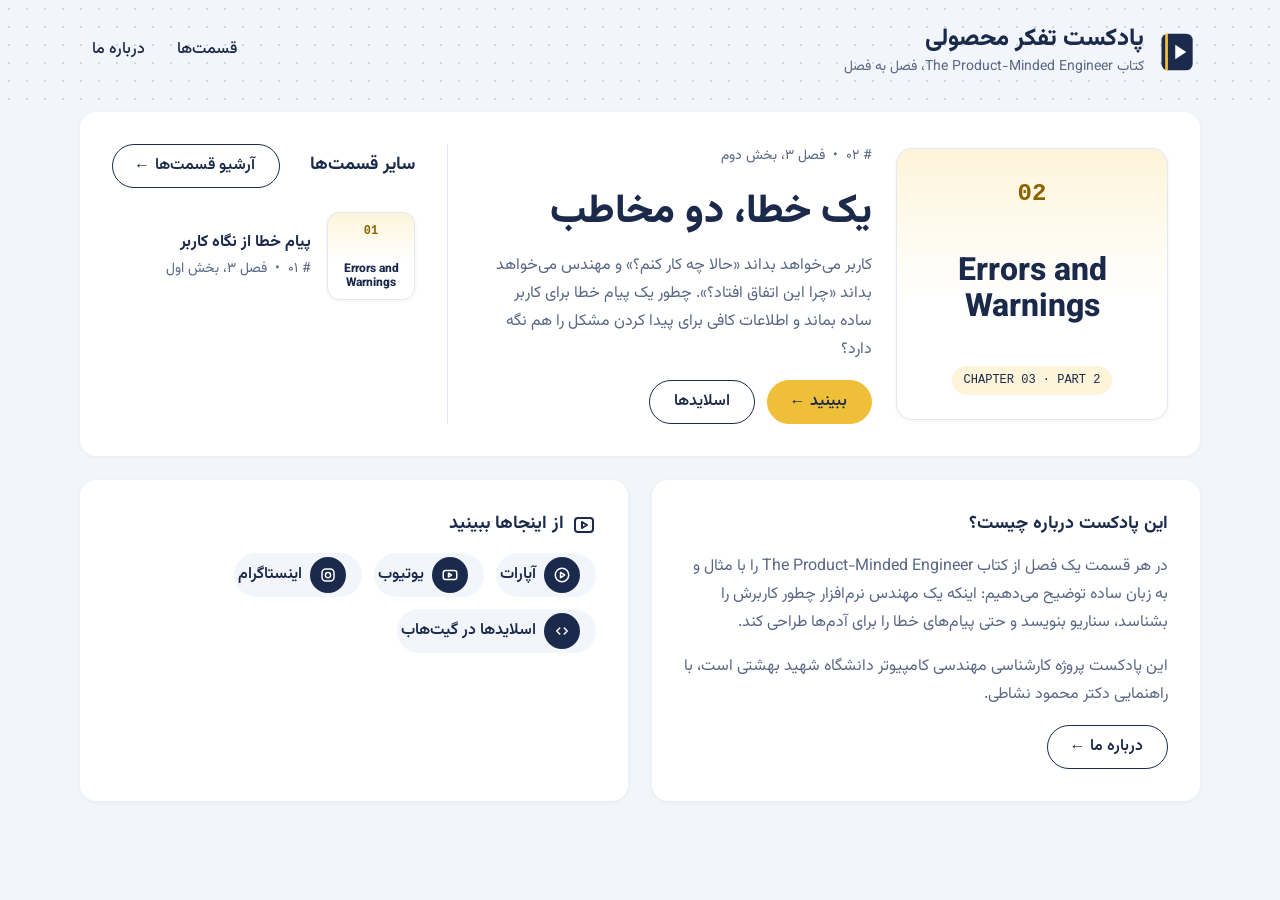
<file: index.html>
<!DOCTYPE html>
<!-- lang="fa" یعنی زبان صفحه فارسی است؛ dir="rtl" یعنی متن از راست به چپ نوشته می‌شود -->
<html lang="fa" dir="rtl">
<head>
  <meta charset="UTF-8">
  <!-- این خط باعث می‌شود صفحه روی موبایل در اندازه درست نمایش داده شود، نه کوچک‌شده -->
  <meta name="viewport" content="width=device-width, initial-scale=1">
  <title>پادکست تفکر محصولی</title>
  <meta name="description" content="پادکست تصویری فارسی درباره کتاب The Product-Minded Engineer؛ پروژه کارشناسی مهندسی کامپیوتر دانشگاه شهید بهشتی.">
  <!-- فونت را زودتر از بقیه شروع به دانلود کن تا متن کمتر با فونت دیگری دیده شود -->
  <link rel="preload" href="fonts/Vazirmatn-Variable.woff2" as="font" type="font/woff2" crossorigin>
  <!-- فایل استایل مشترک همه صفحه‌ها -->
  <link rel="stylesheet" href="css/style.css">
</head>
<body>

  <!-- لینک پرش به محتوا: فقط با کلید Tab دیده می‌شود (برای کاربران کیبورد) -->
  <a class="skip-link" href="#content">پرش به محتوای اصلی</a>

  <!-- ========== سربرگ: نشان سایت و منوی اصلی (در همه صفحه‌ها یکسان است) ========== -->
  <header class="site-header">
    <div class="page">
      <a class="brand" href="index.html">
        <!-- آیکون سایت: دفترچه با علامت پخش، با SVG کشیده شده (رنگ‌هایش از style.css) -->
        <svg class="brand-icon" viewBox="0 0 48 48" aria-hidden="true">
          <rect class="icon-body" x="6" y="4" width="34" height="40" rx="7"/>
          <rect class="icon-spine" x="10" y="4" width="3" height="40"/>
          <path class="icon-play" d="M21 16 L33 24 L21 32 Z"/>
        </svg>
        <span>
          <span class="brand-name">پادکست تفکر محصولی</span>
          <span class="brand-tagline">کتاب <span class="book-name" lang="en" dir="ltr">The Product-Minded Engineer</span>، <span class="nowrap">فصل به فصل</span></span>
        </span>
      </a>
      <nav class="site-nav" aria-label="منوی اصلی">
        <ul>
          <li><a href="episodes.html">قسمت‌ها</a></li>
          <li><a href="about.html">درباره ما</a></li>
        </ul>
      </nav>
    </div>
  </header>

  <!-- id="content" مقصد لینک «پرش به محتوا» است -->
  <main class="page" id="content">

    <!-- ========== کارت اصلی: تازه‌ترین قسمت (راست) و سایر قسمت‌ها (چپ) ========== -->
    <section class="card hero">

      <!-- ---- تازه‌ترین قسمت ----
           وقتی قسمت جدیدی منتشر شد، محتوای این بخش را با قسمت جدید عوض کنید. -->
      <article class="latest" aria-labelledby="latest-title">
        <!-- جلد قسمت (با CSS ساخته شده، بدون عکس) -->
        <a class="cover" href="episodes/ep02.html" aria-hidden="true" tabindex="-1">
          <span class="cover-number">02</span>
          <span class="cover-title">Errors and Warnings</span>
          <span class="cover-chapter">CHAPTER 03 · PART 2</span>
        </a>

        <div>
          <p class="episode-meta">
            # ۰۲<span class="meta-dot">•</span>فصل ۳، بخش دوم
          </p>
          <h1 class="latest-title" id="latest-title">یک خطا، دو مخاطب</h1>
          <p class="latest-summary">
            کاربر می‌خواهد بداند «حالا چه کار کنم؟» و مهندس می‌خواهد بداند «چرا این اتفاق افتاد؟».
            چطور یک پیام خطا برای کاربر ساده بماند و اطلاعات کافی برای پیدا کردن مشکل را هم نگه دارد؟
          </p>
          <div class="action-row">
            <a class="button button-primary" href="episodes/ep02.html">ببینید <span class="arrow">←</span></a>
            <a class="button" href="slides/chapter3_part2.pdf">اسلایدها</a>
          </div>
        </div>
      </article>

      <!-- ---- سایر قسمت‌ها ----
           هر قسمت یک <li> است. برای قسمت تازه، یک <li> به بالای فهرست اضافه کنید. -->
      <aside class="other-episodes" aria-labelledby="others-title">
        <div class="other-episodes-head">
          <h2 id="others-title">سایر قسمت‌ها</h2>
          <a class="button" href="episodes.html">آرشیو قسمت‌ها <span class="arrow">←</span></a>
        </div>
        <ul class="episode-list">
          <li class="episode-row">
            <a href="episodes/ep01.html">
              <span class="cover cover-small" aria-hidden="true">
                <span class="cover-number">01</span>
                <span class="cover-title">Errors and Warnings</span>
              </span>
              <span>
                <span class="episode-row-title">پیام خطا از نگاه کاربر</span>
                <span class="episode-meta"># ۰۱<span class="meta-dot">•</span>فصل ۳، بخش اول</span>
              </span>
            </a>
          </li>
        </ul>
      </aside>

    </section>

    <!-- ========== ردیف پایین: کجا ببینیم + معرفی کوتاه ========== -->
    <div class="home-bottom">

      <!-- ---- معرفی کوتاه پادکست ---- -->
      <section class="card home-about" aria-labelledby="about-title">
        <h2 class="card-title" id="about-title">این پادکست درباره چیست؟</h2>
        <p>
          در هر قسمت یک فصل از کتاب
          <span class="book-name" lang="en" dir="ltr">The Product-Minded Engineer</span>
          را با مثال و به زبان ساده توضیح می‌دهیم:
          اینکه یک مهندس نرم‌افزار چطور کاربرش را بشناسد، سناریو بنویسد و حتی پیام‌های خطا را برای آدم‌ها طراحی کند.
        </p>
        <p>
          این پادکست پروژه کارشناسی مهندسی کامپیوتر دانشگاه شهید بهشتی است، با راهنمایی دکتر محمود نشاطی.
        </p>
        <a class="button" href="about.html">درباره ما <span class="arrow">←</span></a>
      </section>

      <!-- کجا ببینیم: آیکون‌ها با SVG کشیده شده‌اند. برای عوض کردن آدرس هر کانال، href همان خط را عوض کنید. -->
      <section class="card" aria-labelledby="watch-title">
        <h2 class="card-title" id="watch-title">
          <svg class="icon" viewBox="0 0 24 24" aria-hidden="true"><rect x="3" y="5" width="18" height="14" rx="3"/><path d="M10 9 L15 12 L10 15 Z"/></svg>
          از اینجاها ببینید
        </h2>
        <ul class="platform-list">
          <li>
            <a class="platform" href="https://www.aparat.com/mavaratech.com">
              <span class="platform-icon"><svg class="icon" viewBox="0 0 24 24" aria-hidden="true"><circle cx="12" cy="12" r="9"/><path d="M10 8.5 L15.5 12 L10 15.5 Z"/></svg></span>
              آپارات
            </a>
          </li>
          <li>
            <a class="platform" href="https://www.youtube.com/@Mavaratechcorp">
              <span class="platform-icon"><svg class="icon" viewBox="0 0 24 24" aria-hidden="true"><rect x="3" y="6" width="18" height="12" rx="3"/><path d="M10 9.5 L14 12 L10 14.5 Z"/></svg></span>
              یوتیوب
            </a>
          </li>
          <li>
            <a class="platform" href="https://www.instagram.com/product_minded_engineer/">
              <span class="platform-icon"><svg class="icon" viewBox="0 0 24 24" aria-hidden="true"><rect x="4" y="4" width="16" height="16" rx="5"/><circle cx="12" cy="12" r="3.5"/></svg></span>
              اینستاگرام
            </a>
          </li>
          <li>
            <a class="platform" href="https://github.com/hastimoeini/Product-Minded-Engineer">
              <span class="platform-icon"><svg class="icon" viewBox="0 0 24 24" aria-hidden="true"><path d="M9 8 L5 12 L9 16 M15 8 L19 12 L15 16"/></svg></span>
              اسلایدها در گیت‌هاب
            </a>
          </li>
        </ul>
      </section>

    </div>

  </main>

</body>
</html>
</file>
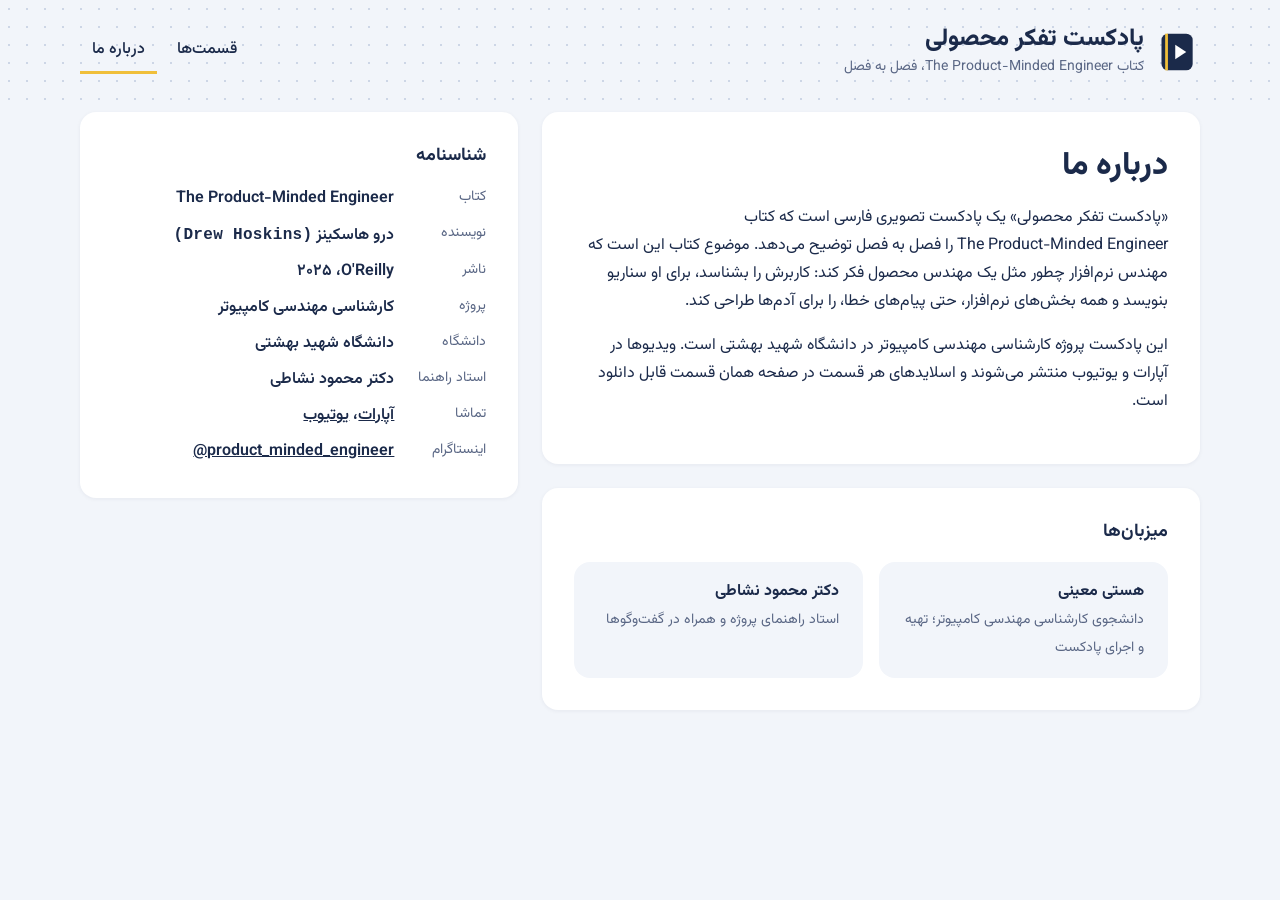
<file: about.html>
<!DOCTYPE html>
<html lang="fa" dir="rtl">
<head>
  <meta charset="UTF-8">
  <meta name="viewport" content="width=device-width, initial-scale=1">
  <title>درباره ما | پادکست تفکر محصولی</title>
  <meta name="description" content="درباره پادکست تفکر محصولی، میزبان‌ها، کتاب The Product-Minded Engineer و پروژه کارشناسی.">
  <!-- فونت را زودتر از بقیه شروع به دانلود کن -->
  <link rel="preload" href="fonts/Vazirmatn-Variable.woff2" as="font" type="font/woff2" crossorigin>
  <link rel="stylesheet" href="css/style.css">
</head>
<body>

  <!-- لینک پرش به محتوا: فقط با کلید Tab دیده می‌شود -->
  <a class="skip-link" href="#content">پرش به محتوای اصلی</a>

  <!-- ========== سربرگ (مثل همه صفحه‌ها) ========== -->
  <header class="site-header">
    <div class="page">
      <a class="brand" href="index.html">
        <svg class="brand-icon" viewBox="0 0 48 48" aria-hidden="true">
          <rect class="icon-body" x="6" y="4" width="34" height="40" rx="7"/>
          <rect class="icon-spine" x="10" y="4" width="3" height="40"/>
          <path class="icon-play" d="M21 16 L33 24 L21 32 Z"/>
        </svg>
        <span>
          <span class="brand-name">پادکست تفکر محصولی</span>
          <span class="brand-tagline">کتاب <span class="book-name" lang="en" dir="ltr">The Product-Minded Engineer</span>، <span class="nowrap">فصل به فصل</span></span>
        </span>
      </a>
      <nav class="site-nav" aria-label="منوی اصلی">
        <ul>
          <li><a href="episodes.html">قسمت‌ها</a></li>
          <!-- aria-current="page" یعنی الان در همین صفحه هستیم؛ زیرش خط خردلی می‌خورد -->
          <li><a href="about.html" aria-current="page">درباره ما</a></li>
        </ul>
      </nav>
    </div>
  </header>

  <main class="page" id="content">
    <div class="about-grid">

      <!-- ========== ستون اصلی: درباره پادکست و میزبان‌ها ========== -->
      <div class="about-main">

        <section class="card">
          <h1 class="page-title">درباره ما</h1>
          <p>
            «پادکست تفکر محصولی» یک پادکست تصویری فارسی است که کتاب
            <span class="book-name" lang="en" dir="ltr">The Product-Minded Engineer</span>
            را فصل به فصل توضیح می‌دهد.
            موضوع کتاب این است که مهندس نرم‌افزار چطور مثل یک مهندس محصول فکر کند:
            کاربرش را بشناسد، برای او سناریو بنویسد و همه بخش‌های نرم‌افزار، حتی پیام‌های خطا، را برای آدم‌ها طراحی کند.
          </p>
          <p>
            این پادکست پروژه کارشناسی مهندسی کامپیوتر در دانشگاه شهید بهشتی است.
            ویدیوها در آپارات و یوتیوب منتشر می‌شوند و اسلایدهای هر قسمت در صفحه همان قسمت قابل دانلود است.
          </p>
        </section>

        <!-- ---- میزبان‌ها ---- -->
        <section class="card" aria-labelledby="hosts-title">
          <h2 class="card-title" id="hosts-title">میزبان‌ها</h2>
          <ul class="host-list">
            <li class="host">
              <span class="host-name">هستی معینی</span>
              <span class="host-role">دانشجوی کارشناسی مهندسی کامپیوتر؛ تهیه و اجرای پادکست</span>
            </li>
            <li class="host">
              <span class="host-name">دکتر محمود نشاطی</span>
              <span class="host-role">استاد راهنمای پروژه و همراه در گفت‌وگوها</span>
            </li>
          </ul>
        </section>

      </div>

      <!-- ========== ستون کناری: شناسنامه کتاب و پروژه ==========
           dl یعنی «فهرست تعریف»: هر dt یک عنوان و هر dd مقدار آن است. -->
      <section class="card" aria-labelledby="spec-title">
        <h2 class="card-title" id="spec-title">شناسنامه</h2>
        <dl class="spec-list">
          <dt>کتاب</dt>
          <dd><span class="book-name" lang="en" dir="ltr">The Product-Minded Engineer</span></dd>
          <dt>نویسنده</dt>
          <dd>درو هاسکینز <span class="label-en" lang="en" dir="ltr">(Drew Hoskins)</span></dd>
          <dt>ناشر</dt>
          <dd><span lang="en" dir="ltr">O'Reilly</span>، ۲۰۲۵</dd>
          <dt>پروژه</dt>
          <dd>کارشناسی مهندسی کامپیوتر</dd>
          <dt>دانشگاه</dt>
          <dd>دانشگاه شهید بهشتی</dd>
          <dt>استاد راهنما</dt>
          <dd>دکتر محمود نشاطی</dd>
          <dt>تماشا</dt>
          <dd>
            <a href="https://www.aparat.com/mavaratech.com">آپارات</a>،
            <a href="https://www.youtube.com/@Mavaratechcorp">یوتیوب</a>
          </dd>
          <dt>اینستاگرام</dt>
          <dd><a href="https://www.instagram.com/product_minded_engineer/"><span lang="en" dir="ltr">@product_minded_engineer</span></a></dd>
        </dl>
      </section>

    </div>
  </main>

</body>
</html>
</file>
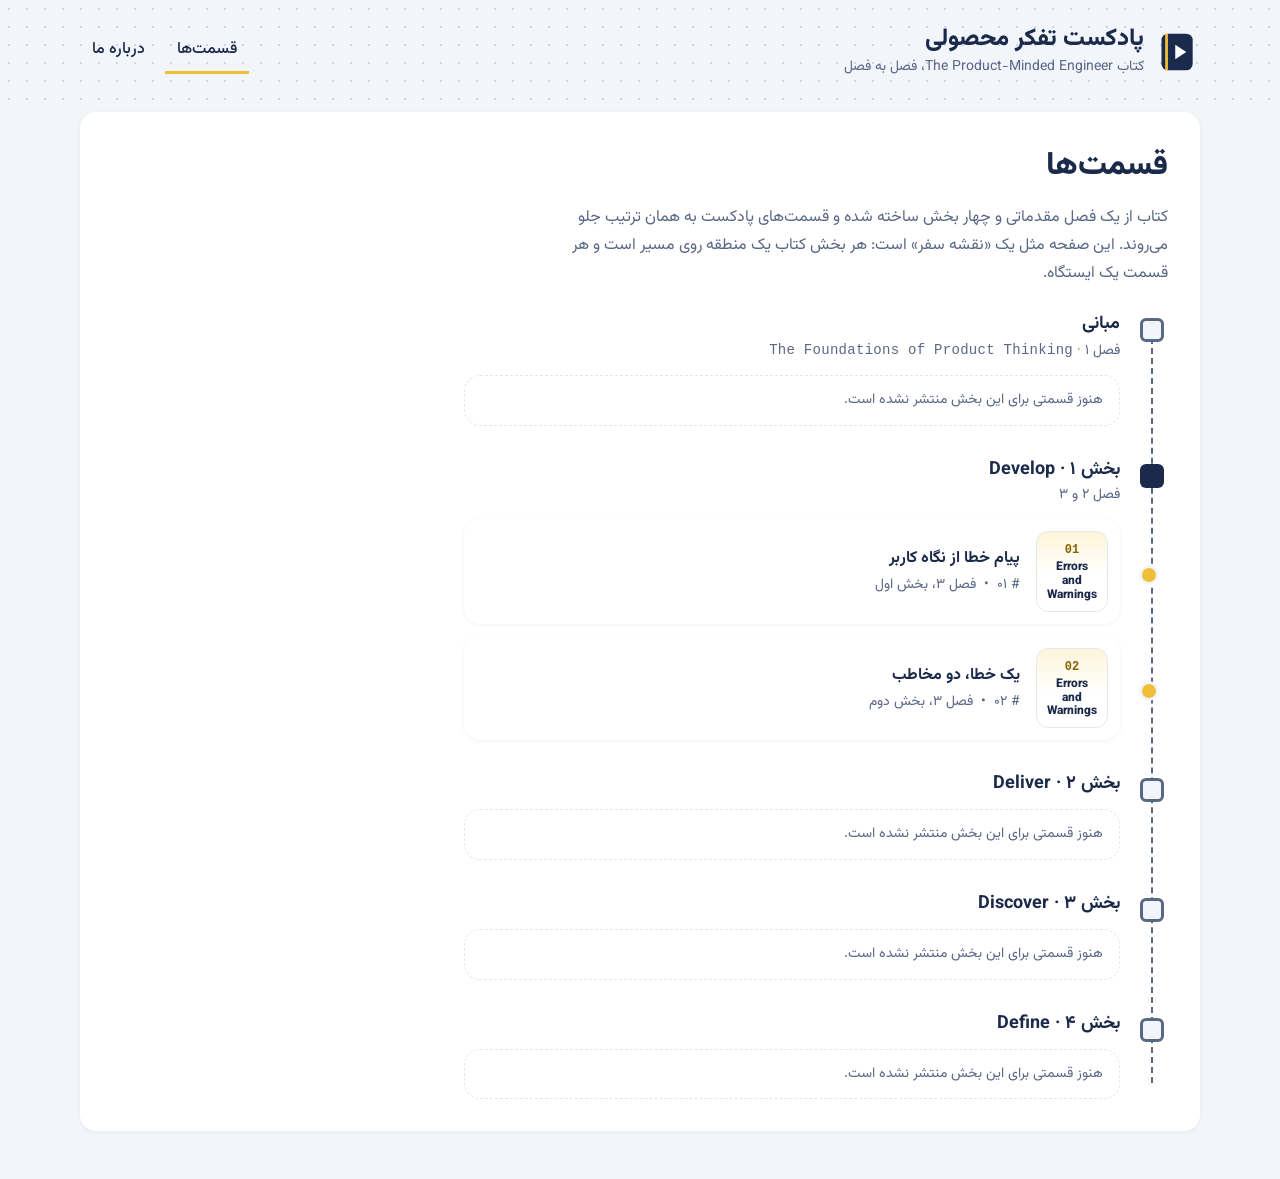
<file: episodes.html>
<!DOCTYPE html>
<html lang="fa" dir="rtl">
<head>
  <meta charset="UTF-8">
  <meta name="viewport" content="width=device-width, initial-scale=1">
  <title>قسمت‌ها | پادکست تفکر محصولی</title>
  <meta name="description" content="همه قسمت‌های پادکست تفکر محصولی، به ترتیب بخش‌های کتاب The Product-Minded Engineer.">
  <link rel="preload" href="fonts/Vazirmatn-Variable.woff2" as="font" type="font/woff2" crossorigin>
  <link rel="stylesheet" href="css/style.css">
</head>
<body>

  <a class="skip-link" href="#content">پرش به محتوای اصلی</a>

  <!-- ========== سربرگ (مثل همه صفحه‌ها) ========== -->
  <header class="site-header">
    <div class="page">
      <a class="brand" href="index.html">
        <svg class="brand-icon" viewBox="0 0 48 48" aria-hidden="true">
          <rect class="icon-body" x="6" y="4" width="34" height="40" rx="7"/>
          <rect class="icon-spine" x="10" y="4" width="3" height="40"/>
          <path class="icon-play" d="M21 16 L33 24 L21 32 Z"/>
        </svg>
        <span>
          <span class="brand-name">پادکست تفکر محصولی</span>
          <span class="brand-tagline">کتاب <span class="book-name" lang="en" dir="ltr">The Product-Minded Engineer</span>، <span class="nowrap">فصل به فصل</span></span>
        </span>
      </a>
      <nav class="site-nav" aria-label="منوی اصلی">
        <ul>
          <li><a href="episodes.html" aria-current="page">قسمت‌ها</a></li>
          <li><a href="about.html">درباره ما</a></li>
        </ul>
      </nav>
    </div>
  </header>

  <main class="page" id="content">
    <section class="card">
      <h1 class="page-title">قسمت‌ها</h1>
      <p class="journey-intro">
        کتاب از یک فصل مقدماتی و چهار بخش ساخته شده و قسمت‌های پادکست به همان ترتیب جلو می‌روند.
        این صفحه مثل یک «نقشه سفر» است: هر بخش کتاب یک منطقه روی مسیر است و هر قسمت یک ایستگاه.
      </p>

      <!-- نقشه سفر: هر بخش کتاب یک <li class="journey-part"> است. بخشی که هنوز قسمت ندارد کلاس is-upcoming دارد.
           برای قسمت جدید، یک <li class="station"> را داخل بخش درست کپی کنید
           و اگر آن بخش is-upcoming بود، آن کلاس را بردارید. -->
      <ol class="journey">

        <!-- ---- مبانی: فصل ۱ ---- -->
        <li class="journey-part is-upcoming">
          <span class="journey-part-marker" aria-hidden="true"></span>
          <div class="journey-part-head">
            <h2 class="journey-part-name">مبانی</h2>
            <span class="journey-part-chapters">فصل ۱ · <span class="label-en" lang="en" dir="ltr">The Foundations of Product Thinking</span></span>
          </div>
          <p class="journey-empty">هنوز قسمتی برای این بخش منتشر نشده است.</p>
        </li>

        <!-- ---- بخش ۱: Develop (فصل ۲ و ۳) ---- -->
        <li class="journey-part">
          <span class="journey-part-marker" aria-hidden="true"></span>
          <div class="journey-part-head">
            <h2 class="journey-part-name">بخش ۱ · <span lang="en" dir="ltr">Develop</span></h2>
            <span class="journey-part-chapters">فصل ۲ و ۳</span>
          </div>
          <ul class="station-list">
            <li class="station">
              <a href="episodes/ep01.html">
                <span class="cover cover-small" aria-hidden="true">
                  <span class="cover-number">01</span>
                  <span class="cover-title">Errors and Warnings</span>
                </span>
                <span>
                  <span class="episode-row-title">پیام خطا از نگاه کاربر</span>
                  <span class="episode-meta"># ۰۱<span class="meta-dot">•</span>فصل ۳، بخش اول</span>
                </span>
              </a>
            </li>
            <li class="station">
              <a href="episodes/ep02.html">
                <span class="cover cover-small" aria-hidden="true">
                  <span class="cover-number">02</span>
                  <span class="cover-title">Errors and Warnings</span>
                </span>
                <span>
                  <span class="episode-row-title">یک خطا، دو مخاطب</span>
                  <span class="episode-meta"># ۰۲<span class="meta-dot">•</span>فصل ۳، بخش دوم</span>
                </span>
              </a>
            </li>
          </ul>
        </li>

        <!-- ---- بخش ۲: Deliver ---- -->
        <li class="journey-part is-upcoming">
          <span class="journey-part-marker" aria-hidden="true"></span>
          <div class="journey-part-head">
            <h2 class="journey-part-name">بخش ۲ · <span lang="en" dir="ltr">Deliver</span></h2>
          </div>
          <p class="journey-empty">هنوز قسمتی برای این بخش منتشر نشده است.</p>
        </li>

        <!-- ---- بخش ۳: Discover ---- -->
        <li class="journey-part is-upcoming">
          <span class="journey-part-marker" aria-hidden="true"></span>
          <div class="journey-part-head">
            <h2 class="journey-part-name">بخش ۳ · <span lang="en" dir="ltr">Discover</span></h2>
          </div>
          <p class="journey-empty">هنوز قسمتی برای این بخش منتشر نشده است.</p>
        </li>

        <!-- ---- بخش ۴: Define ---- -->
        <li class="journey-part is-upcoming">
          <span class="journey-part-marker" aria-hidden="true"></span>
          <div class="journey-part-head">
            <h2 class="journey-part-name">بخش ۴ · <span lang="en" dir="ltr">Define</span></h2>
          </div>
          <p class="journey-empty">هنوز قسمتی برای این بخش منتشر نشده است.</p>
        </li>

      </ol>
    </section>
  </main>

</body>
</html>
</file>
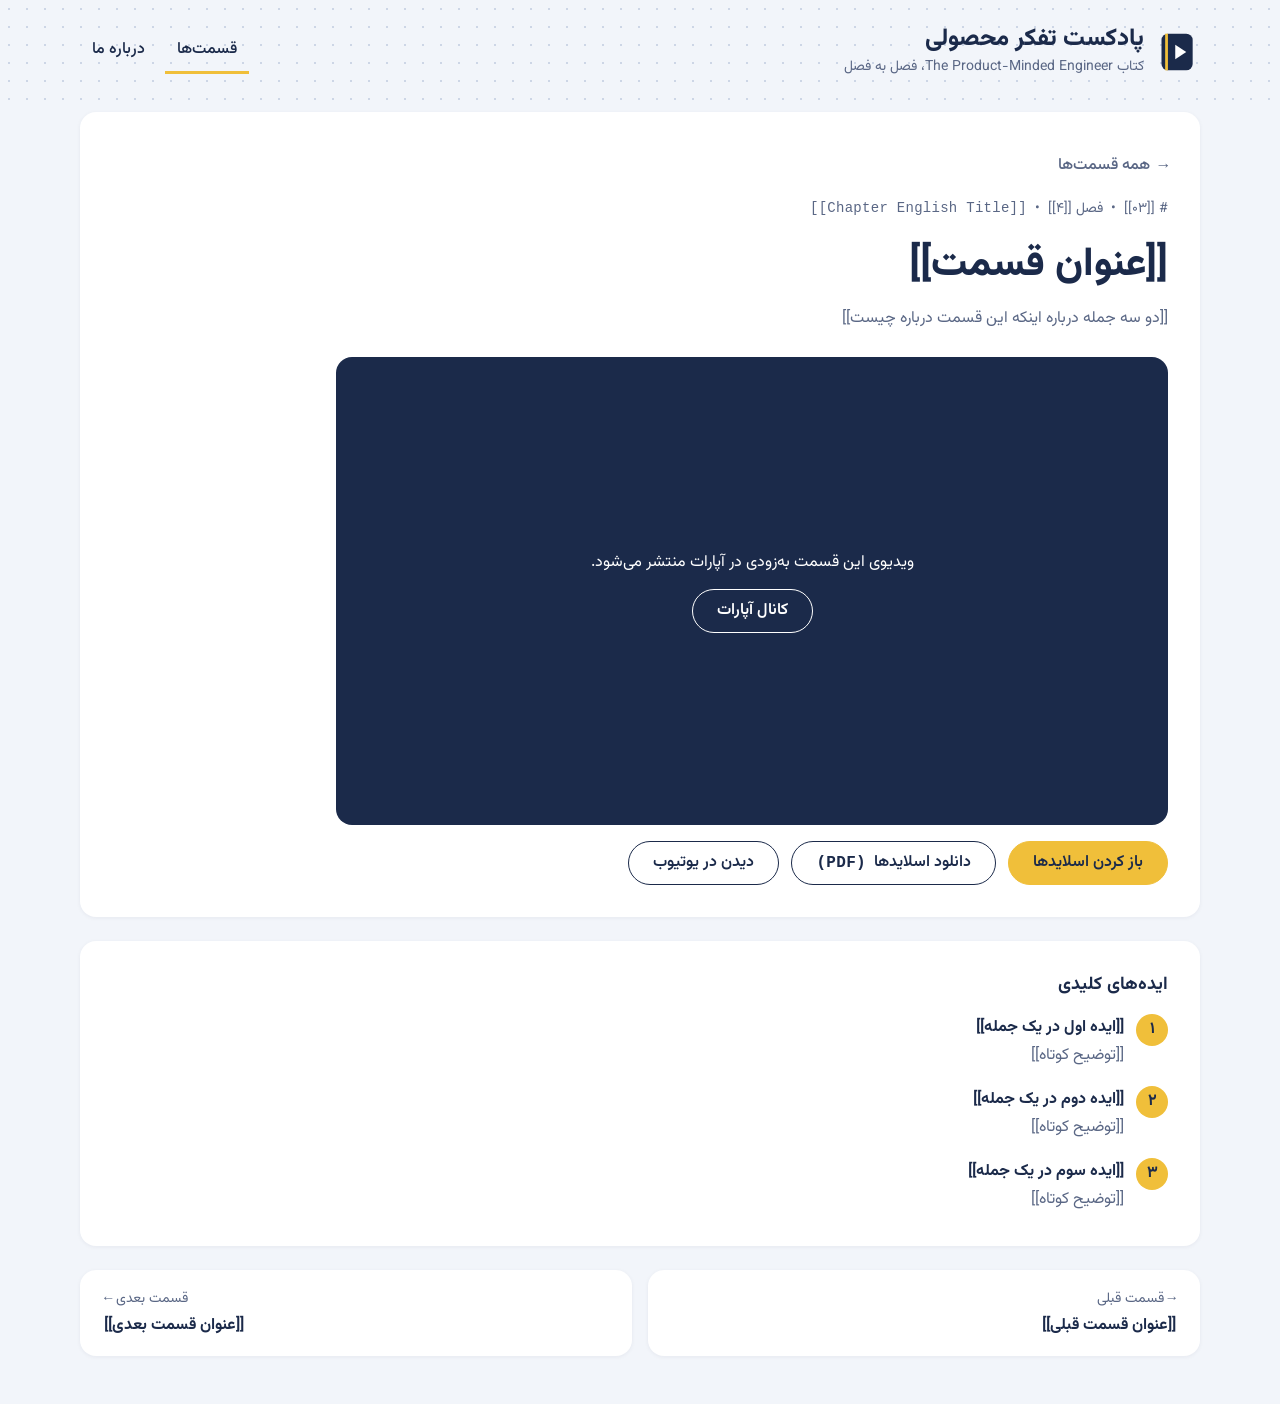
<file: episodes/_template.html>
<!DOCTYPE html>
<!--
  الگوی صفحه یک قسمت
  ۱. این فایل را کپی کنید و اسمش را بگذارید epXX.html (مثلاً ep03.html) در همین پوشه.
  ۲. هر جا [[...]] هست، متن را با اطلاعات قسمت عوض کنید (خود [[ ]] را هم پاک کنید).
  ۳. در قسمت قبلی، لینک «قسمت بعدی» را به این صفحه وصل کنید.
  ۴. قسمت را به episodes.html و index.html اضافه کنید.
  این فایل با _ شروع می‌شود و Jekyll (که GitHub Pages با آن سایت را می‌سازد) آن را منتشر نمی‌کند.
-->
<html lang="fa" dir="rtl">
<head>
  <meta charset="UTF-8">
  <meta name="viewport" content="width=device-width, initial-scale=1">
  <!-- [[عنوان قسمت]] را بنویسید -->
  <title>[[عنوان قسمت]] | پادکست تفکر محصولی</title>
  <meta name="description" content="[[یک جمله درباره این قسمت]]">
  <!-- این صفحه داخل پوشه episodes است؛ پس با ../ یک پوشه بالاتر می‌رویم تا به css و fonts برسیم -->
  <link rel="preload" href="../fonts/Vazirmatn-Variable.woff2" as="font" type="font/woff2" crossorigin>
  <link rel="stylesheet" href="../css/style.css">
</head>
<body>

  <a class="skip-link" href="#content">پرش به محتوای اصلی</a>

  <!-- ========== سربرگ (مثل همه صفحه‌ها؛ لازم نیست تغییرش بدهید) ========== -->
  <header class="site-header">
    <div class="page">
      <a class="brand" href="../index.html">
        <svg class="brand-icon" viewBox="0 0 48 48" aria-hidden="true">
          <rect class="icon-body" x="6" y="4" width="34" height="40" rx="7"/>
          <rect class="icon-spine" x="10" y="4" width="3" height="40"/>
          <path class="icon-play" d="M21 16 L33 24 L21 32 Z"/>
        </svg>
        <span>
          <span class="brand-name">پادکست تفکر محصولی</span>
          <span class="brand-tagline">کتاب <span class="book-name" lang="en" dir="ltr">The Product-Minded Engineer</span>، <span class="nowrap">فصل به فصل</span></span>
        </span>
      </a>
      <nav class="site-nav" aria-label="منوی اصلی">
        <ul>
          <!-- صفحه قسمت زیرمجموعه «قسمت‌ها» است، پس همین لینک فعال نشان داده می‌شود -->
          <li><a href="../episodes.html" aria-current="page">قسمت‌ها</a></li>
          <li><a href="../about.html">درباره ما</a></li>
        </ul>
      </nav>
    </div>
  </header>

  <main class="page episode-page" id="content">

    <!-- ========== ۱. معرفی قسمت و ویدیو ========== -->
    <article class="card">
      <a class="back-link" href="../episodes.html"><span class="arrow">→</span> همه قسمت‌ها</a>

      <!-- برچسب: شماره قسمت، فصل و نام انگلیسی فصل -->
      <p class="episode-meta">
        # [[۰۳]]<span class="meta-dot">•</span>فصل [[۴]]<span class="meta-dot">•</span><span class="label-en" lang="en" dir="ltr">[[Chapter English Title]]</span>
      </p>
      <h1 class="episode-title">[[عنوان قسمت]]</h1>
      <p class="latest-summary">[[دو سه جمله درباره اینکه این قسمت درباره چیست]]</p>

      <!-- ویدیو (آپارات): وقتی منتشر شد، کد آخر آدرس را بردارید (مثلاً abc123 از aparat.com/v/abc123)
           و کل div.video-placeholder را با این عوض کنید:
           <iframe src="https://www.aparat.com/video/video/embed/videohash/[[کد ویدیو]]/vt/frame"
                   title="ویدیوی [[عنوان قسمت]] در آپارات" allowfullscreen loading="lazy"></iframe> -->
      <div class="video-frame">
        <div class="video-placeholder">
          <p>ویدیوی این قسمت به‌زودی در آپارات منتشر می‌شود.</p>
          <a class="button" href="https://www.aparat.com/mavaratech.com">کانال آپارات</a>
        </div>
      </div>

      <!-- دکمه‌ها: [[نام فایل اسلاید]] اسم PDF داخل پوشه slides است. اگر هنوز در یوتیوب نیست، آدرس کانال بماند. -->
      <div class="action-row">
        <a class="button button-primary" href="../slides/[[نام فایل اسلاید]]">باز کردن اسلایدها</a>
        <!-- download یعنی مرورگر به جای باز کردن، فایل را دانلود کند -->
        <a class="button" href="../slides/[[نام فایل اسلاید]]" download>دانلود اسلایدها <span class="label-en">(PDF)</span></a>
        <a class="button" href="[[لینک ویدیو در یوتیوب]]">دیدن در یوتیوب</a>
      </div>
    </article>

    <!-- ایده‌های کلیدی (۳ تا ۵ مورد): هر ایده یک <li> با <strong> و <p> است. شماره‌ها را CSS می‌گذارد. -->
    <section class="card" aria-labelledby="ideas-title">
      <h2 class="card-title" id="ideas-title">ایده‌های کلیدی</h2>
      <ol class="idea-list">
        <li>
          <div>
            <strong>[[ایده اول در یک جمله]]</strong>
            <p>[[توضیح کوتاه]]</p>
          </div>
        </li>
        <li>
          <div>
            <strong>[[ایده دوم در یک جمله]]</strong>
            <p>[[توضیح کوتاه]]</p>
          </div>
        </li>
        <li>
          <div>
            <strong>[[ایده سوم در یک جمله]]</strong>
            <p>[[توضیح کوتاه]]</p>
          </div>
        </li>
      </ol>
    </section>

    <!-- قسمت قبلی و بعدی: اگر اولین قسمت است لینک قبلی و اگر آخرین است لینک بعدی را پاک کنید. -->
    <nav class="pager" aria-label="قسمت قبلی و بعدی">
      <a class="pager-link" href="[[epقبلی.html]]">
        <span class="pager-label"><span class="arrow">→</span> قسمت قبلی</span>
        <span class="pager-title">[[عنوان قسمت قبلی]]</span>
      </a>
      <a class="pager-link pager-next" href="[[epبعدی.html]]">
        <span class="pager-label">قسمت بعدی <span class="arrow">←</span></span>
        <span class="pager-title">[[عنوان قسمت بعدی]]</span>
      </a>
    </nav>

  </main>

</body>
</html>
</file>
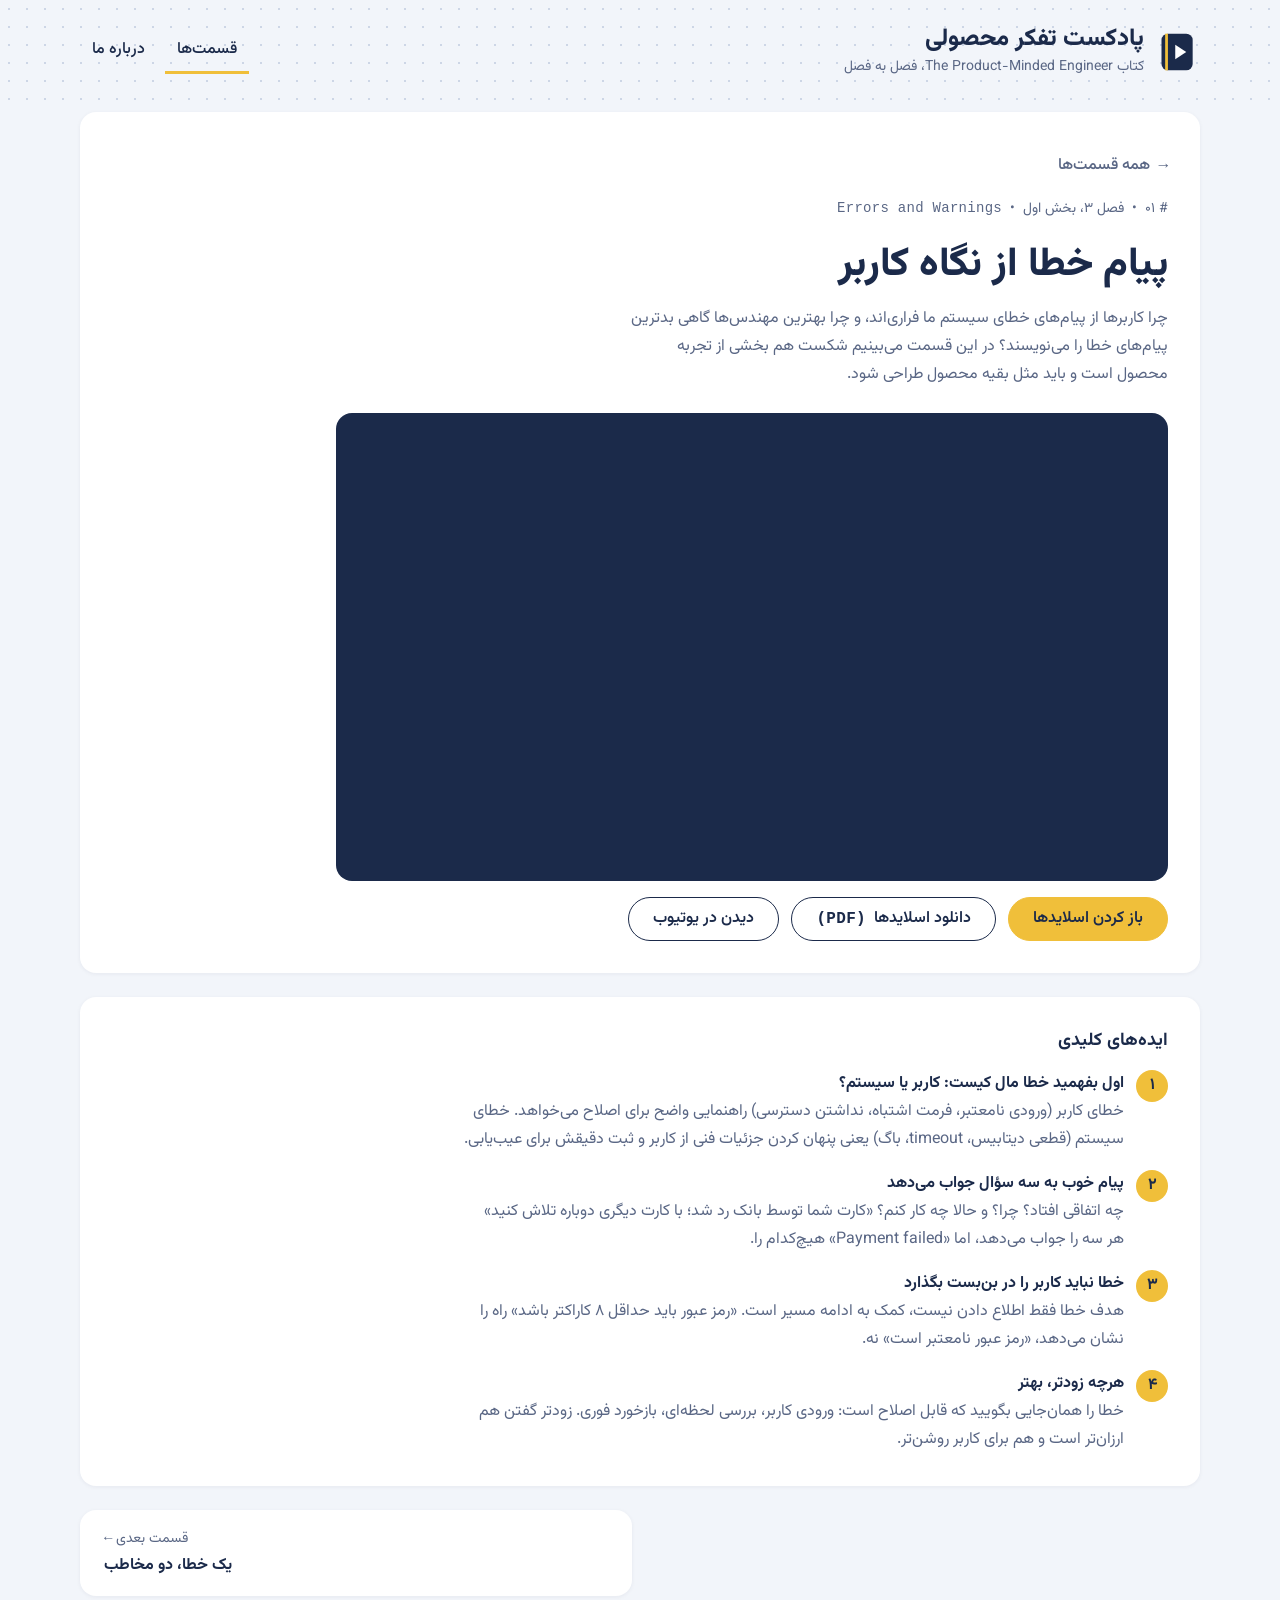
<file: episodes/ep01.html>
<!DOCTYPE html>
<!-- صفحه قسمت ۰۱ — ساخته‌شده از روی الگوی episodes/_template.html -->
<html lang="fa" dir="rtl">
<head>
  <meta charset="UTF-8">
  <meta name="viewport" content="width=device-width, initial-scale=1">
  <title>پیام خطا از نگاه کاربر | پادکست تفکر محصولی</title>
  <meta name="description" content="قسمت ۰۱: چرا کاربرها از پیام‌های خطا فراری‌اند و یک پیام خطای خوب چه ویژگی‌هایی دارد؟ فصل ۳ کتاب The Product-Minded Engineer.">
  <!-- این صفحه داخل پوشه episodes است؛ با ../ یک پوشه بالاتر می‌رویم -->
  <link rel="preload" href="../fonts/Vazirmatn-Variable.woff2" as="font" type="font/woff2" crossorigin>
  <link rel="stylesheet" href="../css/style.css">
</head>
<body>

  <a class="skip-link" href="#content">پرش به محتوای اصلی</a>

  <!-- ========== سربرگ (مثل همه صفحه‌ها) ========== -->
  <header class="site-header">
    <div class="page">
      <a class="brand" href="../index.html">
        <svg class="brand-icon" viewBox="0 0 48 48" aria-hidden="true">
          <rect class="icon-body" x="6" y="4" width="34" height="40" rx="7"/>
          <rect class="icon-spine" x="10" y="4" width="3" height="40"/>
          <path class="icon-play" d="M21 16 L33 24 L21 32 Z"/>
        </svg>
        <span>
          <span class="brand-name">پادکست تفکر محصولی</span>
          <span class="brand-tagline">کتاب <span class="book-name" lang="en" dir="ltr">The Product-Minded Engineer</span>، <span class="nowrap">فصل به فصل</span></span>
        </span>
      </a>
      <nav class="site-nav" aria-label="منوی اصلی">
        <ul>
          <li><a href="../episodes.html" aria-current="page">قسمت‌ها</a></li>
          <li><a href="../about.html">درباره ما</a></li>
        </ul>
      </nav>
    </div>
  </header>

  <main class="page episode-page" id="content">

    <!-- ========== ۱. معرفی قسمت و ویدیو ========== -->
    <article class="card">
      <a class="back-link" href="../episodes.html"><span class="arrow">→</span> همه قسمت‌ها</a>

      <p class="episode-meta">
        # ۰۱<span class="meta-dot">•</span>فصل ۳، بخش اول<span class="meta-dot">•</span><span class="label-en" lang="en" dir="ltr">Errors and Warnings</span>
      </p>
      <h1 class="episode-title">پیام خطا از نگاه کاربر</h1>
      <p class="latest-summary">
        چرا کاربرها از پیام‌های خطای سیستم ما فراری‌اند، و چرا بهترین مهندس‌ها گاهی بدترین پیام‌های خطا را می‌نویسند؟
        در این قسمت می‌بینیم شکست هم بخشی از تجربه محصول است و باید مثل بقیه محصول طراحی شود.
      </p>

      <!-- ویدیو با پخش‌کننده آپارات.
           آدرس ویدیو در آپارات: https://www.aparat.com/v/lmt0w1j ← کد ویدیو: lmt0w1j -->
      <div class="video-frame">
        <iframe src="https://www.aparat.com/video/video/embed/videohash/lmt0w1j/vt/frame"
                title="ویدیوی قسمت ۰۱، پیام خطا از نگاه کاربر، در آپارات"
                allowfullscreen loading="lazy"></iframe>
      </div>

      <div class="action-row">
        <a class="button button-primary" href="../slides/Chapter3-part1.pdf">باز کردن اسلایدها</a>
        <a class="button" href="../slides/Chapter3-part1.pdf" download>دانلود اسلایدها <span class="label-en">(PDF)</span></a>
        <a class="button" href="https://youtu.be/Cd2IlkqCJvw">دیدن در یوتیوب</a>
      </div>
    </article>

    <!-- ========== ۲. ایده‌های کلیدی ========== -->
    <section class="card" aria-labelledby="ideas-title">
      <h2 class="card-title" id="ideas-title">ایده‌های کلیدی</h2>
      <ol class="idea-list">
        <li>
          <div>
            <strong>اول بفهمید خطا مال کیست: کاربر یا سیستم؟</strong>
            <p>خطای کاربر (ورودی نامعتبر، فرمت اشتباه، نداشتن دسترسی) راهنمایی واضح برای اصلاح می‌خواهد. خطای سیستم (قطعی دیتابیس، timeout، باگ) یعنی پنهان کردن جزئیات فنی از کاربر و ثبت دقیقش برای عیب‌یابی.</p>
          </div>
        </li>
        <li>
          <div>
            <strong>پیام خوب به سه سؤال جواب می‌دهد</strong>
            <p>چه اتفاقی افتاد؟ چرا؟ و حالا چه کار کنم؟ «کارت شما توسط بانک رد شد؛ با کارت دیگری دوباره تلاش کنید» هر سه را جواب می‌دهد، اما <span lang="en" dir="ltr">«Payment failed»</span> هیچ‌کدام را.</p>
          </div>
        </li>
        <li>
          <div>
            <strong>خطا نباید کاربر را در بن‌بست بگذارد</strong>
            <p>هدف خطا فقط اطلاع دادن نیست، کمک به ادامه مسیر است. «رمز عبور باید حداقل ۸ کاراکتر باشد» راه را نشان می‌دهد، «رمز عبور نامعتبر است» نه.</p>
          </div>
        </li>
        <li>
          <div>
            <strong>هرچه زودتر، بهتر</strong>
            <p>خطا را همان‌جایی بگویید که قابل اصلاح است: ورودی کاربر، بررسی لحظه‌ای، بازخورد فوری. زودتر گفتن هم ارزان‌تر است و هم برای کاربر روشن‌تر.</p>
          </div>
        </li>
      </ol>
    </section>

    <!-- ========== ۳. قسمت قبلی و بعدی ==========
         این اولین قسمت است، پس فقط لینک «قسمت بعدی» دارد. -->
    <nav class="pager" aria-label="قسمت قبلی و بعدی">
      <a class="pager-link pager-next" href="ep02.html">
        <span class="pager-label">قسمت بعدی <span class="arrow">←</span></span>
        <span class="pager-title">یک خطا، دو مخاطب</span>
      </a>
    </nav>

  </main>

</body>
</html>
</file>
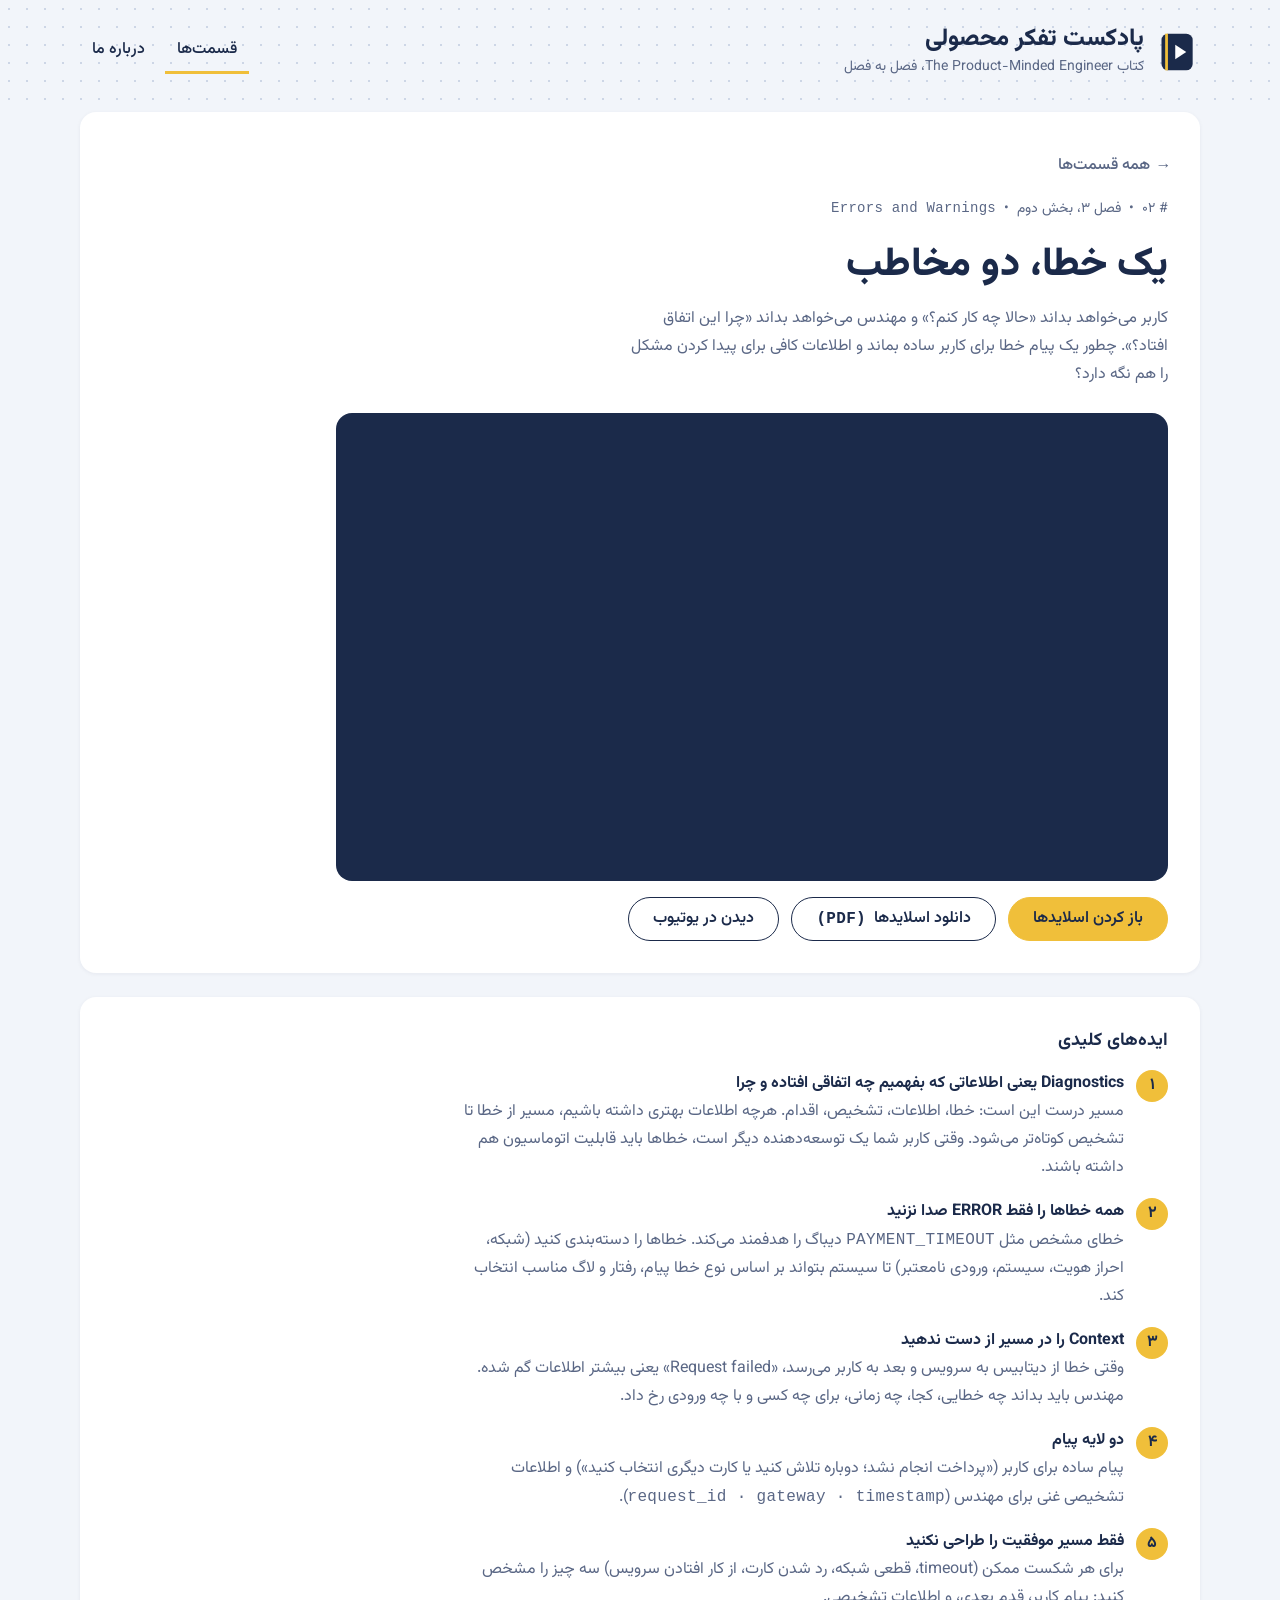
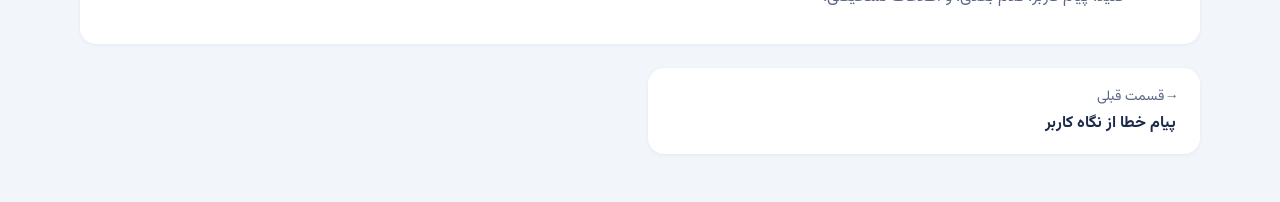
<file: episodes/ep02.html>
<!DOCTYPE html>
<!-- صفحه قسمت ۰۲ — ساخته‌شده از روی الگوی episodes/_template.html -->
<html lang="fa" dir="rtl">
<head>
  <meta charset="UTF-8">
  <meta name="viewport" content="width=device-width, initial-scale=1">
  <title>یک خطا، دو مخاطب | پادکست تفکر محصولی</title>
  <meta name="description" content="قسمت ۰۲: یک پیام خطا هم باید برای کاربر ساده باشد و هم برای مهندس قابل ردیابی. فصل ۳ کتاب The Product-Minded Engineer.">
  <link rel="preload" href="../fonts/Vazirmatn-Variable.woff2" as="font" type="font/woff2" crossorigin>
  <link rel="stylesheet" href="../css/style.css">
</head>
<body>

  <a class="skip-link" href="#content">پرش به محتوای اصلی</a>

  <!-- ========== سربرگ (مثل همه صفحه‌ها) ========== -->
  <header class="site-header">
    <div class="page">
      <a class="brand" href="../index.html">
        <svg class="brand-icon" viewBox="0 0 48 48" aria-hidden="true">
          <rect class="icon-body" x="6" y="4" width="34" height="40" rx="7"/>
          <rect class="icon-spine" x="10" y="4" width="3" height="40"/>
          <path class="icon-play" d="M21 16 L33 24 L21 32 Z"/>
        </svg>
        <span>
          <span class="brand-name">پادکست تفکر محصولی</span>
          <span class="brand-tagline">کتاب <span class="book-name" lang="en" dir="ltr">The Product-Minded Engineer</span>، <span class="nowrap">فصل به فصل</span></span>
        </span>
      </a>
      <nav class="site-nav" aria-label="منوی اصلی">
        <ul>
          <li><a href="../episodes.html" aria-current="page">قسمت‌ها</a></li>
          <li><a href="../about.html">درباره ما</a></li>
        </ul>
      </nav>
    </div>
  </header>

  <main class="page episode-page" id="content">

    <!-- ========== ۱. معرفی قسمت و ویدیو ========== -->
    <article class="card">
      <a class="back-link" href="../episodes.html"><span class="arrow">→</span> همه قسمت‌ها</a>

      <p class="episode-meta">
        # ۰۲<span class="meta-dot">•</span>فصل ۳، بخش دوم<span class="meta-dot">•</span><span class="label-en" lang="en" dir="ltr">Errors and Warnings</span>
      </p>
      <h1 class="episode-title">یک خطا، دو مخاطب</h1>
      <p class="latest-summary">
        کاربر می‌خواهد بداند «حالا چه کار کنم؟» و مهندس می‌خواهد بداند «چرا این اتفاق افتاد؟».
        چطور یک پیام خطا برای کاربر ساده بماند و اطلاعات کافی برای پیدا کردن مشکل را هم نگه دارد؟
      </p>

      <!-- ویدیو با پخش‌کننده آپارات.
           آدرس ویدیو در آپارات: https://www.aparat.com/v/mlfa752 ← کد ویدیو: mlfa752 -->
      <div class="video-frame">
        <iframe src="https://www.aparat.com/video/video/embed/videohash/mlfa752/vt/frame"
                title="ویدیوی قسمت ۰۲، یک خطا، دو مخاطب، در آپارات"
                allowfullscreen loading="lazy"></iframe>
      </div>

      <div class="action-row">
        <a class="button button-primary" href="../slides/chapter3_part2.pdf">باز کردن اسلایدها</a>
        <a class="button" href="../slides/chapter3_part2.pdf" download>دانلود اسلایدها <span class="label-en">(PDF)</span></a>
        <a class="button" href="https://youtu.be/Kj7hFGpH-3Y">دیدن در یوتیوب</a>
      </div>
    </article>

    <!-- ========== ۲. ایده‌های کلیدی ========== -->
    <section class="card" aria-labelledby="ideas-title">
      <h2 class="card-title" id="ideas-title">ایده‌های کلیدی</h2>
      <ol class="idea-list">
        <li>
          <div>
            <strong><span lang="en" dir="ltr">Diagnostics</span> یعنی اطلاعاتی که بفهمیم چه اتفاقی افتاده و چرا</strong>
            <p>مسیر درست این است: خطا، اطلاعات، تشخیص، اقدام. هرچه اطلاعات بهتری داشته باشیم، مسیر از خطا تا تشخیص کوتاه‌تر می‌شود. وقتی کاربر شما یک توسعه‌دهنده دیگر است، خطاها باید قابلیت اتوماسیون هم داشته باشند.</p>
          </div>
        </li>
        <li>
          <div>
            <strong>همه خطاها را فقط <span lang="en" dir="ltr">ERROR</span> صدا نزنید</strong>
            <p>خطای مشخص مثل <span class="label-en" lang="en" dir="ltr">PAYMENT_TIMEOUT</span> دیباگ را هدفمند می‌کند. خطاها را دسته‌بندی کنید (شبکه، احراز هویت، سیستم، ورودی نامعتبر) تا سیستم بتواند بر اساس نوع خطا پیام، رفتار و لاگ مناسب انتخاب کند.</p>
          </div>
        </li>
        <li>
          <div>
            <strong>Context را در مسیر از دست ندهید</strong>
            <p>وقتی خطا از دیتابیس به سرویس و بعد به کاربر می‌رسد، «Request failed» یعنی بیشتر اطلاعات گم شده. مهندس باید بداند چه خطایی، کجا، چه زمانی، برای چه کسی و با چه ورودی رخ داد.</p>
          </div>
        </li>
        <li>
          <div>
            <strong>دو لایه پیام</strong>
            <p>پیام ساده برای کاربر («پرداخت انجام نشد؛ دوباره تلاش کنید یا کارت دیگری انتخاب کنید») و اطلاعات تشخیصی غنی برای مهندس (<span class="label-en" lang="en" dir="ltr">request_id · gateway · timestamp</span>).</p>
          </div>
        </li>
        <li>
          <div>
            <strong>فقط مسیر موفقیت را طراحی نکنید</strong>
            <p>برای هر شکست ممکن (timeout، قطعی شبکه، رد شدن کارت، از کار افتادن سرویس) سه چیز را مشخص کنید: پیام کاربر، قدم بعدی، و اطلاعات تشخیصی.</p>
          </div>
        </li>
      </ol>
    </section>

    <!-- قسمت قبلی و بعدی: فعلاً آخرین قسمت است و فقط «قسمت قبلی» دارد. -->
    <nav class="pager" aria-label="قسمت قبلی و بعدی">
      <a class="pager-link" href="ep01.html">
        <span class="pager-label"><span class="arrow">→</span> قسمت قبلی</span>
        <span class="pager-title">پیام خطا از نگاه کاربر</span>
      </a>
    </nav>

  </main>

</body>
</html>
</file>
<file: css/style.css>
/* استایل مشترک همه صفحه‌ها: پس‌زمینه روشن، کارت‌های سفید گرد، متن سرمه‌ای و یک رنگ تأکیدی خردلی. */


/* ---------- ۱. فونت ----------
   وزیرمتن داخل پوشه fonts است، بدون سرویس خارجی. یک فایل برای همه وزن‌ها. */
@font-face {
  font-family: "Vazirmatn";
  src: url("../fonts/Vazirmatn-Variable.woff2") format("woff2");
  font-weight: 100 900;
  font-display: swap; /* تا فونت برسد، متن با فونت سیستم نشان داده شود و صفحه خالی نماند */
}


/* ---------- ۲. متغیرها ----------
   رنگ‌ها، اندازه‌ها و فاصله‌ها فقط این‌جا تعریف می‌شوند و بقیه فایل از همین‌ها استفاده می‌کند. */
:root {
  /* رنگ‌ها (کنتراست همه متن‌ها با پس‌زمینه‌شان اندازه‌گیری شده و حداقل ۴٫۵ به ۱ است) */
  --page-bg: #f2f5fa;      /* پس‌زمینه کل صفحه */
  --card-bg: #ffffff;      /* پس‌زمینه کارت‌ها */
  --ink: #1b2a4a;          /* متن اصلی: سرمه‌ای (کنتراست ۱۴ به ۱ روی سفید) */
  --ink-soft: #5a6785;     /* متن توضیحی (کنتراست ۵٫۷ به ۱ روی سفید) */
  --line: #e2e7f0;         /* خط‌های جداکننده (تزئینی) */
  --dot: #cdd6e6;          /* نقطه‌های الگوی سربرگ (تزئینی) */
  --accent: #f0bf3a;       /* تنها رنگ تأکیدی: خردلی (فقط پس‌زمینه، نه متن) */
  --accent-ink: #1b2a4a;   /* متن روی خردلی (کنتراست ۸٫۳ به ۱) */
  --accent-strong: #8a6200; /* خردلی تیره برای متن، مثل شماره جلد (کنتراست ۵ به ۱) */
  --accent-wash: #fdf4d9;  /* خردلی خیلی روشن برای پس‌زمینه جلد و برچسب */
  --focus: #1b2a4a;        /* رنگ حلقه تمرکز کیبورد؛ تیره تا روی سفید دیده شود */

  /* اندازه متن: یک مقیاس ثابت ۱۲ / ۱۴ / ۱۶ / ۱۸ / ۲۴ / ۳۲ / ۴۰ پیکسل */
  --text-xs: 0.75rem;   /* ۱۲ */
  --text-sm: 0.875rem;  /* ۱۴ */
  --text-md: 1rem;      /* ۱۶: متن اصلی */
  --text-lg: 1.125rem;  /* ۱۸ */
  --text-xl: 1.5rem;    /* ۲۴ */
  --text-2xl: 2rem;     /* ۳۲ */
  --text-3xl: 2.5rem;   /* ۴۰ */

  /* فاصله‌ها: مضرب‌های ۴ و ۸ پیکسل */
  --space-1: 0.25rem;   /* ۴ */
  --space-2: 0.5rem;    /* ۸ */
  --space-3: 0.75rem;   /* ۱۲ */
  --space-4: 1rem;      /* ۱۶ */
  --space-6: 1.5rem;    /* ۲۴ */
  --space-8: 2rem;      /* ۳۲ */
  --space-12: 3rem;     /* ۴۸ */

  --radius-card: 16px;  /* گردی گوشه کارت‌های بزرگ */
  --radius-small: 16px; /* گردی گوشه کارت‌های کوچک */
  --radius-pill: 999px; /* گوشه کاملاً گرد، برای دکمه‌ها */
  --shadow: 0 1px 4px rgba(27, 42, 74, 0.06); /* سایه خیلی کم‌رنگ زیر کارت‌ها */

  --tap-size: 44px;     /* حداقل اندازه هر چیز قابل لمس روی موبایل */

  --font-main: "Vazirmatn", Tahoma, sans-serif;
  /* فونت monospace برای متن‌های انگلیسی کوچک؛ از فونت‌های خود سیستم، بدون دانلود */
  --font-mono: ui-monospace, "Cascadia Mono", Consolas, "Courier New", monospace;

  --page-width: 72rem;  /* حداکثر عرض محتوا روی صفحه‌های بزرگ */
}


/* ---------- ۳. پایه صفحه ---------- */
* {
  box-sizing: border-box; /* عرض هر جعبه شامل حاشیه داخلی‌اش هم باشد؛ محاسبه را ساده می‌کند */
}

body {
  margin: 0;
  font-family: var(--font-main);
  font-size: var(--text-md);
  line-height: 1.75;
  color: var(--ink);
  background: var(--page-bg);
}

/* ظرف وسط صفحه که محتوا را در عرض مناسب نگه می‌دارد */
.page {
  max-width: var(--page-width);
  margin: 0 auto;
  padding: 0 var(--space-4);
}

a {
  color: var(--ink);
  touch-action: manipulation; /* روی موبایل، لمس لینک بدون تأخیر اجرا شود */
}

/* حلقه دور هر چیز قابل کلیک، وقتی با کیبورد (کلید Tab) انتخاب می‌شود */
a:focus-visible {
  outline: 3px solid var(--focus);
  outline-offset: 3px;
}

h1, h2, h3 {
  line-height: 1.4;
  margin: 0;
  font-weight: 700;
}

p {
  margin: 0 0 var(--space-4);
}

/* متن انگلیسی کوچک با فونت monospace */
.label-en {
  font-family: var(--font-mono);
  letter-spacing: 0.02em;
}

/* نام کتاب هیچ‌وقت وسط کلمه (کنار خط تیره) به خط بعد نشکند */
.book-name {
  white-space: nowrap;
}

/* عبارت‌های کوتاهی که نباید وسطشان خط بشکند، مثل «فصل به فصل» */
.nowrap {
  white-space: nowrap;
}

/* نام انگلیسی فصل در برچسب قسمت‌ها هم یک‌تکه بماند */
.episode-meta .label-en {
  white-space: nowrap;
}


/* ---------- ۴. لینک «پرش به محتوا» ----------
   با اولین Tab ظاهر می‌شود؛ در حالت عادی پنهان است. */
.skip-link {
  position: absolute;
  top: var(--space-2);
  inset-inline-start: var(--space-2);
  z-index: 10;
  padding: var(--space-2) var(--space-4);
  background: var(--ink);
  color: var(--card-bg);
  border-radius: var(--radius-pill);
  transform: translateY(-200%);
}

.skip-link:focus {
  transform: translateY(0);
}


/* ---------- ۵. سربرگ سایت ----------
   پس‌زمینه‌اش نقطه‌های کم‌رنگ تکرارشده است. */
.site-header {
  background-image: radial-gradient(var(--dot) 1.2px, transparent 1.4px);
  background-size: 18px 18px;
  padding: var(--space-6) 0 var(--space-8);
}

.site-header .page {
  display: flex;
  flex-wrap: wrap;           /* در موبایل اگر جا نشد، منو به خط بعد برود */
  align-items: center;
  justify-content: space-between;
  gap: var(--space-2) var(--space-8);
}

/* نشان سایت: آیکون + نام + شعار کوتاه */
.brand {
  display: flex;
  align-items: center;
  gap: var(--space-3);
  text-decoration: none;
}

.brand-icon {
  width: 44px;
  height: 44px;
  flex-shrink: 0;            /* آیکون در صفحه باریک کوچک‌تر نشود */
}

/* رنگ‌های آیکون سایت هم از متغیرها می‌آیند */
.brand-icon .icon-body   { fill: var(--ink); }
.brand-icon .icon-spine  { fill: var(--accent); }
.brand-icon .icon-play   { fill: var(--card-bg); }

.brand-name {
  display: block;
  font-size: var(--text-xl);
  font-weight: 800;
  line-height: 1.3;
}

.brand-tagline {
  display: block;
  font-size: var(--text-sm);
  color: var(--ink-soft);
}

/* منوی اصلی */
.site-nav ul {
  list-style: none;
  margin: 0;
  padding: 0;
  display: flex;
  gap: var(--space-2);
}

/* هر لینک منو حداقل ۴۴ پیکسل ارتفاع دارد تا روی موبایل راحت لمس شود */
.site-nav a {
  display: inline-flex;
  align-items: center;
  min-height: var(--tap-size);
  padding: 0 var(--space-3);
  text-decoration: none;
  font-weight: 500;
  border-bottom: 3px solid transparent;
}

.site-nav a:hover {
  border-bottom-color: var(--line);
}

/* صفحه‌ای که الان در آن هستیم با خط زیر خردلی مشخص می‌شود */
.site-nav a[aria-current="page"] {
  border-bottom-color: var(--accent);
}


/* ---------- ۶. کارت‌ها ----------
   هر بخش اصلی صفحه داخل یک کارت سفید با گوشه گرد است. */
.card {
  background: var(--card-bg);
  border-radius: var(--radius-card);
  box-shadow: var(--shadow);
  padding: var(--space-6);
}

/* عنوان بالای هر کارت، با آیکون کوچک کنارش */
.card-title {
  display: flex;
  align-items: center;
  gap: var(--space-2);
  font-size: var(--text-lg);
  margin-bottom: var(--space-4);
}

.card-title svg {
  width: 24px;
  height: 24px;
}


/* ---------- ۷. آیکون‌ها ----------
   همه خطی‌اند و رنگشان از متن اطراف می‌آید. */
.icon {
  fill: none;
  stroke: currentColor;
  stroke-width: 2;
  stroke-linecap: round;
  stroke-linejoin: round;
}


/* ---------- ۸. دکمه‌ها ---------- */
.button {
  display: inline-flex;
  align-items: center;
  gap: var(--space-2);
  min-height: var(--tap-size);
  padding: 0 var(--space-6);
  border-radius: var(--radius-pill);
  border: 1.5px solid var(--ink);
  color: var(--ink);
  background: transparent;
  text-decoration: none;
  font-weight: 600;
  white-space: nowrap;
}

.button:hover {
  background: var(--ink);
  color: var(--card-bg);
}

/* دکمه اصلی هر صفحه: خردلی. در هر صفحه فقط یکی از این دکمه‌ها هست */
.button-primary {
  background: var(--accent);
  border-color: var(--accent);
  color: var(--accent-ink);
}

.button-primary:hover {
  background: var(--ink);
  border-color: var(--ink);
  color: var(--card-bg);
}

/* فلش داخل دکمه‌ها؛ در راست‌به‌چپ، «جلو» یعنی سمت چپ */
.arrow {
  font-family: var(--font-mono);
}


/* ---------- ۹. جلد قسمت ----------
   جلد با HTML و CSS ساخته می‌شود، نه عکس. برای قسمت جدید فقط متن عوض می‌شود. */
.cover {
  display: flex;
  flex-direction: column;
  align-items: center;
  justify-content: space-between;
  aspect-ratio: 1 / 1;       /* جلد همیشه مربع بماند و صفحه هنگام بارگذاری جابه‌جا نشود */
  background: linear-gradient(var(--accent-wash), var(--card-bg) 55%);
  border: 1px solid var(--line);
  border-radius: var(--radius-card);
  padding: var(--space-6);
  text-align: center;
  text-decoration: none;     /* جلد لینک است، اما متنش نباید زیرخط داشته باشد */
  color: var(--ink);
  direction: ltr;            /* محتوای جلد انگلیسی است و چپ‌به‌راست نوشته می‌شود */
}

.cover-number {
  font-family: var(--font-mono);
  font-weight: 700;
  color: var(--accent-strong);
  font-size: var(--text-xl);
}

.cover-title {
  font-weight: 800;
  font-size: var(--text-2xl);
  line-height: 1.15;
}

.cover-chapter {
  font-family: var(--font-mono);
  font-size: var(--text-xs);
  background: var(--accent-wash);
  border-radius: var(--radius-pill);
  padding: var(--space-1) var(--space-3);
  white-space: nowrap;
}

/* نسخه کوچک جلد برای فهرست «سایر قسمت‌ها» */
.cover-small {
  width: 88px;
  flex-shrink: 0;
  padding: var(--space-2);
  border-radius: 12px;
  box-shadow: var(--shadow);
}

.cover-small .cover-number { font-size: var(--text-xs); }
.cover-small .cover-title  { font-size: var(--text-xs); }


/* ---------- ۱۰. کارت اصلی صفحه خانه (تازه‌ترین قسمت + سایر قسمت‌ها) ---------- */
.hero {
  display: grid;
  gap: var(--space-8);
}

/* بخش تازه‌ترین قسمت: جلد بزرگ + اطلاعات */
.latest {
  display: grid;
  gap: var(--space-6);
  align-items: center;
}

/* در موبایل جلد کوچک است تا عنوان و دکمه «ببینید» در همان صفحه اول دیده شوند
   (یافته friction log؛ در تبلت و لپ‌تاپ بزرگ‌تر می‌شود) */
.latest .cover {
  max-width: 12.5rem;
  width: 100%;
  padding: var(--space-4);
  box-shadow: var(--shadow);
}

.latest .cover .cover-title {
  font-size: var(--text-xl);
}

/* خط کوچک «# ۰۲ • فصل ۳، بخش دوم» */
.episode-meta {
  display: block;
  color: var(--ink-soft);
  font-size: var(--text-sm);
}

.meta-dot {
  margin: 0 var(--space-2);
}

.latest-title {
  font-size: var(--text-2xl);
  font-weight: 800;
  margin: var(--space-1) 0 var(--space-3);
}

.latest-summary {
  color: var(--ink-soft);
  max-width: 34rem;          /* حدود ۶۵ حرف در هر خط، برای راحتی خواندن */
}

/* ردیف دکمه‌ها */
.action-row {
  display: flex;
  flex-wrap: wrap;
  gap: var(--space-3);
  margin-top: var(--space-4);
}

/* ستون «سایر قسمت‌ها» */
.other-episodes-head {
  display: flex;
  flex-wrap: wrap;
  align-items: center;
  justify-content: space-between;
  gap: var(--space-4);
  margin-bottom: var(--space-2);
}

.other-episodes-head h2 {
  font-size: var(--text-lg);
}

.episode-list {
  list-style: none;
  margin: 0;
  padding: 0;
}

/* هر ردیف فهرست: جلد کوچک + عنوان و برچسب؛ کل ردیف قابل کلیک است */
.episode-row a {
  display: flex;
  align-items: center;
  gap: var(--space-4);
  padding: var(--space-4) 0;
  border-bottom: 1px solid var(--line);
  text-decoration: none;
}

.episode-row:last-child a {
  border-bottom: none;
}

.episode-row-title {
  display: block;
  font-weight: 700;
  font-size: var(--text-md);
}

.episode-row a:hover .episode-row-title {
  text-decoration: underline;
  text-decoration-color: var(--accent);
  text-decoration-thickness: 3px;
  text-underline-offset: 0.3em;
}


/* ---------- ۱۱. ردیف پایین صفحه خانه: کجا ببینیم + معرفی کوتاه ---------- */
.home-bottom {
  display: grid;
  gap: var(--space-6);
  margin-top: var(--space-6);
}

/* فهرست پلتفرم‌ها (آپارات، یوتیوب، ...) */
.platform-list {
  list-style: none;
  margin: 0;
  padding: 0;
  display: flex;
  flex-wrap: wrap;
  gap: var(--space-3);
}

/* هر پلتفرم: یک قرص با آیکون و نام */
.platform {
  display: inline-flex;
  align-items: center;
  gap: var(--space-2);
  min-height: var(--tap-size);
  padding: var(--space-1) var(--space-4) var(--space-1) var(--space-1);
  border-radius: var(--radius-pill);
  background: var(--page-bg);
  text-decoration: none;
  font-weight: 600;
}

a.platform:hover {
  background: var(--accent-wash);
}

/* دایره سرمه‌ای دور آیکون هر پلتفرم */
.platform-icon {
  display: inline-grid;
  place-items: center;
  width: 36px;
  height: 36px;
  border-radius: 50%;
  background: var(--ink);
  color: var(--card-bg);
}

.platform-icon svg {
  width: 18px;
  height: 18px;
}

.home-about p {
  color: var(--ink-soft);
  max-width: 34rem;
}


/* ---------- ۱۲. صفحه «درباره ما» ---------- */
.about-grid {
  display: grid;
  gap: var(--space-6);
}

/* ستون اصلی درباره ما: کارت‌ها زیر هم با فاصله */
.about-main {
  display: grid;
  gap: var(--space-6);
}

.about-main p {
  max-width: 40rem;
}

.page-title {
  font-size: var(--text-2xl);
  font-weight: 800;
  margin-bottom: var(--space-4);
}

/* میزبان‌ها */
.host-list {
  list-style: none;
  margin: 0;
  padding: 0;
  display: grid;
  gap: var(--space-4);
}

.host {
  background: var(--page-bg);
  border-radius: var(--radius-small);
  padding: var(--space-4) var(--space-6);
}

.host-name {
  display: block;
  font-weight: 700;
}

.host-role {
  color: var(--ink-soft);
  font-size: var(--text-sm);
}

/* شناسنامه: هر dt عنوان و هر dd مقدار است. در موبایل زیر هم قرار می‌گیرند. */
.spec-list {
  margin: 0;
  display: grid;
  gap: 0 var(--space-6);
}

.spec-list dt {
  color: var(--ink-soft);
  font-size: var(--text-sm);
}

.spec-list dd {
  margin: 0 0 var(--space-3);
  font-weight: 600;
}


/* ---------- ۱۲-الف. صفحه هر قسمت (پوشه episodes) ---------- */

/* لینک برگشت به فهرست قسمت‌ها، بالای صفحه */
.back-link {
  display: inline-flex;
  align-items: center;
  gap: var(--space-2);
  min-height: var(--tap-size);
  margin-bottom: var(--space-2);
  color: var(--ink-soft);
  text-decoration: none;
  font-weight: 500;
}

.back-link:hover {
  color: var(--ink);
}

.episode-page {
  display: grid;
  gap: var(--space-6);
}

/* تیتر صفحه قسمت */
.episode-title {
  font-size: var(--text-2xl);
  font-weight: 800;
  margin: var(--space-1) 0 var(--space-3);
}

/* قاب ویدیو: همیشه نسبت ۱۶ به ۹، تا صفحه هنگام بارگذاری ویدیو جابه‌جا نشود */
.video-frame {
  position: relative;
  aspect-ratio: 16 / 9;
  border-radius: var(--radius-small);
  overflow: hidden;
  background: var(--ink);
  margin: var(--space-6) 0 var(--space-4);
  max-width: 52rem;          /* روی لپ‌تاپ ویدیو آن‌قدر بزرگ نشود که ایده‌های کلیدی خیلی پایین بروند */
}

/* خود پخش‌کننده آپارات کل قاب را پر می‌کند */
.video-frame iframe {
  position: absolute;
  inset: 0;
  width: 100%;
  height: 100%;
  border: 0;
}

/* وقتی ویدیو هنوز منتشر نشده: یک پیام ساده وسط قاب */
.video-placeholder {
  position: absolute;
  inset: 0;
  display: grid;
  place-content: center;
  justify-items: center;
  gap: var(--space-3);
  padding: var(--space-4);
  text-align: center;
  color: var(--card-bg);
}

.video-placeholder p {
  margin: 0;
}

.video-placeholder .button {
  border-color: var(--card-bg);
  color: var(--card-bg);
}

.video-placeholder .button:hover {
  background: var(--card-bg);
  color: var(--ink);
}

/* فهرست ایده‌های کلیدی: شماره‌دار، با شماره در دایره خردلی */
.idea-list {
  list-style: none;
  margin: 0;
  padding: 0;
  counter-reset: idea;        /* شمارنده‌ای به اسم idea از صفر شروع می‌شود */
  display: grid;
  gap: var(--space-4);
  max-width: 44rem;           /* حدود ۷۰ حرف در هر خط، تا خواندن روی صفحه پهن خسته‌کننده نشود */
}

.idea-list li {
  counter-increment: idea;    /* هر آیتم یکی به شمارنده اضافه می‌کند */
  display: grid;
  grid-template-columns: 32px 1fr;
  gap: var(--space-3);
  align-items: start;
}

/* دایره شماره؛ عدد با اعداد فارسی نوشته می‌شود */
.idea-list li::before {
  content: counter(idea, persian);
  display: grid;
  place-items: center;
  width: 32px;
  height: 32px;
  border-radius: 50%;
  background: var(--accent);
  color: var(--accent-ink);
  font-weight: 700;
}

.idea-list strong {
  display: block;
}

.idea-list p {
  margin: 0;
  color: var(--ink-soft);
}

/* قسمت قبلی / بعدی */
.pager {
  display: grid;
  grid-template-columns: 1fr 1fr;
  gap: var(--space-4);
}

.pager-link {
  display: block;
  min-height: var(--tap-size);
  padding: var(--space-4) var(--space-6);
  background: var(--card-bg);
  border-radius: var(--radius-small);
  box-shadow: var(--shadow);
  text-decoration: none;
}

.pager-link:hover .pager-title {
  text-decoration: underline;
  text-decoration-color: var(--accent);
  text-decoration-thickness: 3px;
  text-underline-offset: 0.3em;
}

/* «قسمت بعدی» در سمت چپ (انتهای سطر در راست‌به‌چپ) قرار می‌گیرد */
.pager-next {
  grid-column: 2;
  text-align: end;
}

.pager-label {
  display: block;
  font-size: var(--text-sm);
  color: var(--ink-soft);
}

.pager-title {
  font-weight: 700;
}


/* ---------- ۱۲-ب. نقشه سفر ----------
   یک خط مسیر عمودی؛ هر بخش کتاب یک منطقه و هر قسمت یک ایستگاه است. */
.journey {
  list-style: none;
  margin: var(--space-6) 0 0;
  padding: 0;
  position: relative;
  max-width: 44rem;           /* روی صفحه پهن، کارت‌ها بیش از حد کشیده نشوند */
}

/* خود خط مسیر: یک خط‌چین عمودی در سمت راست */
.journey::before {
  content: "";
  position: absolute;
  top: var(--space-4);
  bottom: var(--space-4);
  inset-inline-start: 15px;
  border-inline-start: 2px dashed var(--ink-soft);
}

/* هر بخش کتاب (مبانی، Develop، ...) */
.journey-part {
  position: relative;
  padding-inline-start: var(--space-12);
  padding-bottom: var(--space-8);
}

.journey-part:last-child {
  padding-bottom: 0;
}

/* نشانگر بخش: مربع سرمه‌ای روی خط مسیر */
.journey-part-marker {
  position: absolute;
  inset-inline-start: 4px;
  top: 6px;
  width: 24px;
  height: 24px;
  border-radius: 6px;
  background: var(--ink);
}

.journey-part-head {
  margin-bottom: var(--space-3);
}

.journey-part-name {
  font-size: var(--text-lg);
}

.journey-part-chapters {
  display: block;
  font-size: var(--text-sm);
  color: var(--ink-soft);
}

/* ایستگاه‌ها (قسمت‌ها) داخل هر بخش */
.station-list {
  list-style: none;
  margin: 0;
  padding: 0;
  display: grid;
  gap: var(--space-3);
}

.station {
  position: relative;
}

/* دایره ایستگاه روی خط مسیر */
.station::before {
  content: "";
  position: absolute;
  inset-inline-start: calc(-1 * var(--space-12) + 9px);
  top: 50%;
  width: 14px;
  height: 14px;
  margin-top: -7px;
  border-radius: 50%;
  background: var(--accent);
  border: 3px solid var(--page-bg);
}

/* کارت هر ایستگاه: جلد کوچک + عنوان؛ کل کارت قابل کلیک است */
.station a {
  display: flex;
  align-items: center;
  gap: var(--space-4);
  padding: var(--space-3);
  background: var(--card-bg);
  border-radius: var(--radius-small);
  box-shadow: var(--shadow);
  text-decoration: none;
}

.station a:hover .episode-row-title {
  text-decoration: underline;
  text-decoration-color: var(--accent);
  text-decoration-thickness: 3px;
  text-underline-offset: 0.3em;
}

.station .cover-small {
  width: 72px;
  box-shadow: none;
}

/* بخشی از کتاب که هنوز قسمتی برایش ساخته نشده */
.journey-empty {
  margin: 0;
  padding: var(--space-3) var(--space-4);
  border: 1.5px dashed var(--line);
  border-radius: var(--radius-small);
  color: var(--ink-soft);
  font-size: var(--text-sm);
}

/* بخش‌های آینده با نشانگر توخالی، تا فرق «انجام‌شده» و «آینده» فقط با رنگ نباشد */
.journey-part.is-upcoming .journey-part-marker {
  background: var(--page-bg);
  border: 3px solid var(--ink-soft);
}

.journey-intro {
  color: var(--ink-soft);
  max-width: 40rem;
}


/* ---------- ۱۳. فاصله پایین صفحه ----------
   سایت پاورقی ندارد؛ این فاصله نمی‌گذارد آخرین کارت به لبه پایین صفحه بچسبد. */
main.page {
  padding-bottom: var(--space-12);
}


/* ---------- ۱۴. تبلت (از عرض ۷۶۸ پیکسل) ----------
   تا این عرض همه‌چیز یک‌ستونه است (طراحی اول برای موبایل). */
@media (min-width: 768px) {
  .card {
    padding: var(--space-8);
  }

  /* جلد کنار اطلاعات تازه‌ترین قسمت قرار بگیرد و اندازه کاملش را بگیرد */
  .latest {
    grid-template-columns: 15rem 1fr;
  }

  .latest .cover {
    max-width: 20rem;
    padding: var(--space-6);
  }

  .latest .cover .cover-title {
    font-size: var(--text-2xl);
  }

  .latest-title,
  .episode-title {
    font-size: var(--text-3xl);
  }

  .host-list {
    grid-template-columns: 1fr 1fr;
  }

  /* شناسنامه دوستونه می‌شود: عنوان در یک ستون، مقدار در ستون دیگر */
  .spec-list {
    grid-template-columns: max-content 1fr;
    gap: var(--space-2) var(--space-6);
  }

  .spec-list dd {
    margin-bottom: 0;
  }
}


/* ---------- ۱۵. لپ‌تاپ (از عرض ۱۰۲۴ پیکسل) ---------- */
@media (min-width: 1024px) {
  /* کارت اصلی دو ستون می‌شود: تازه‌ترین قسمت و سایر قسمت‌ها، با خط جداکننده */
  .hero {
    grid-template-columns: 1fr 21rem;
    gap: 0;
  }

  .latest {
    grid-template-columns: 17rem 1fr;
    padding-inline-end: var(--space-8);
  }

  .other-episodes {
    border-inline-start: 1px solid var(--line);
    padding-inline-start: var(--space-8);
  }

  .home-bottom {
    grid-template-columns: 1fr 1fr;
  }

  .about-grid {
    grid-template-columns: 3fr 2fr;
    align-items: start;
  }
}


/* ---------- ۱۶. کاهش حرکت ----------
   اگر کاربر حرکت را در سیستم‌عامل خاموش کرده باشد، هیچ حرکتی اجرا نمی‌شود. */
@media (prefers-reduced-motion: reduce) {
  * {
    transition: none !important;
    animation: none !important;
    scroll-behavior: auto !important;
  }
}
</file>
